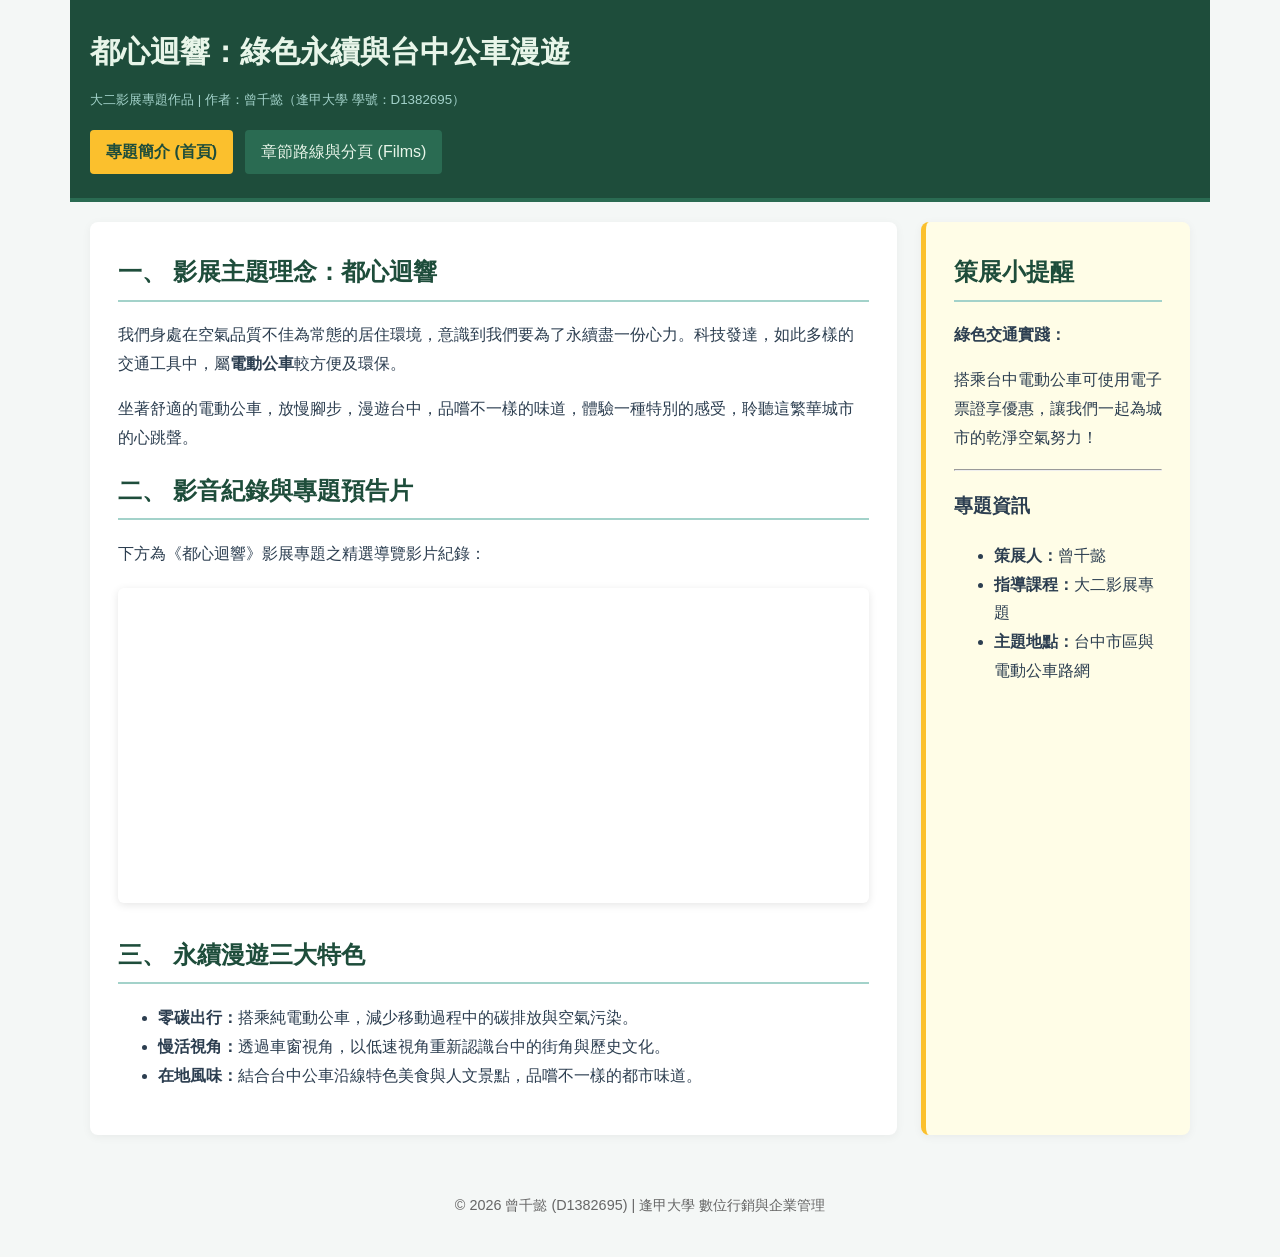
<file: index.html>
<!DOCTYPE html>
<html lang="zh-Hant">
<head>
    <meta charset="UTF-8">
    <meta name="viewport" content="width=device-width, initial-scale=1.0">
    <title>都心迴響：綠色永續與台中公車漫遊 | 大二影展專題</title>
    <meta name="description" content="由曾千懿創作的大二影展專題「都心迴響」。探索台中城市永續發展、體驗舒適方便的電動公車慢遊，品嚐台中不一樣的味道，聆聽繁華都市的心跳聲。">
    <meta name="author" content="曾千懿">
    <meta name="robots" content="index, follow">

    <meta property="og:type" content="website">
    <meta property="og:title" content="都心迴響：綠色永續與台中公車漫遊 | 曾千懿">
    <meta property="og:description" content="坐著舒適的電動公車，放慢腳步，漫遊台中，體驗綠色永續與城市心跳聲。">
    <meta property="og:image" content="images/taichung-bus.jpg">

    <link rel="stylesheet" href="css/grid.css">
    <link rel="stylesheet" href="css/style.css">
</head>
<body>

    <header class="main-header">
        <h1>都心迴響：綠色永續與台中公車漫遊</h1>
        <p><small>大二影展專題作品 | 作者：曾千懿（逢甲大學 學號：D1382695）</small></p>
        <nav>
            <ul class="nav-menu">
                <li><a href="index.html" class="active">專題簡介 (首頁)</a></li>
                <li><a href="films.html">章節路線與分頁 (Films)</a></li>
            </ul>
        </nav>
    </header>

    <div class="page-container">
        <main>
            <article>
                <section id="concept">
                    <h2>一、 影展主題理念：都心迴響</h2>
                    <p>
                        我們身處在空氣品質不佳為常態的居住環境，意識到我們要為了永續盡一份心力。科技發達，如此多樣的交通工具中，屬<strong>電動公車</strong>較方便及環保。
                    </p>
                    <p>
                        坐著舒適的電動公車，放慢腳步，漫遊台中，品嚐不一樣的味道，體驗一種特別的感受，聆聽這繁華城市的心跳聲。
                    </p>
                </section>

                <section id="media">
                    <h2>二、 影音紀錄與專題預告片</h2>
                    <p>下方為《都心迴響》影展專題之精選導覽影片紀錄：</p>
                    <div class="media-container">
                        <iframe width="560" height="315" src="https://www.youtube.com/embed/cYB2IQ08Wrs" title="都心迴響影展專題影片" allow="accelerometer; autoplay; clipboard-write; encrypted-media; gyroscope; picture-in-picture; web-share" referrerpolicy="strict-origin-when-cross-origin" allowfullscreen></iframe>
                    </div>
                </section>

                <section id="highlights">
                    <h2>三、 永續漫遊三大特色</h2>
                    <ul>
                        <li><strong>零碳出行：</strong>搭乘純電動公車，減少移動過程中的碳排放與空氣污染。</li>
                        <li><strong>慢活視角：</strong>透過車窗視角，以低速視角重新認識台中的街角與歷史文化。</li>
                        <li><strong>在地風味：</strong>結合台中公車沿線特色美食與人文景點，品嚐不一樣的都市味道。</li>
                    </ul>
                </section>
            </article>
        </main>

        <aside>
            <h2>策展小提醒</h2>
            <p><strong>綠色交通實踐：</strong></p>
            <p>搭乘台中電動公車可使用電子票證享優惠，讓我們一起為城市的乾淨空氣努力！</p>
            <hr>
            <h3>專題資訊</h3>
            <ul>
                <li><strong>策展人：</strong>曾千懿</li>
                <li><strong>指導課程：</strong>大二影展專題</li>
                <li><strong>主題地點：</strong>台中市區與電動公車路網</li>
            </ul>
        </aside>
    </div>

    <footer>
        <p>&copy; 2026 曾千懿 (D1382695) | 逢甲大學 數位行銷與企業管理</p>
    </footer>

</body>
</html>
</file>
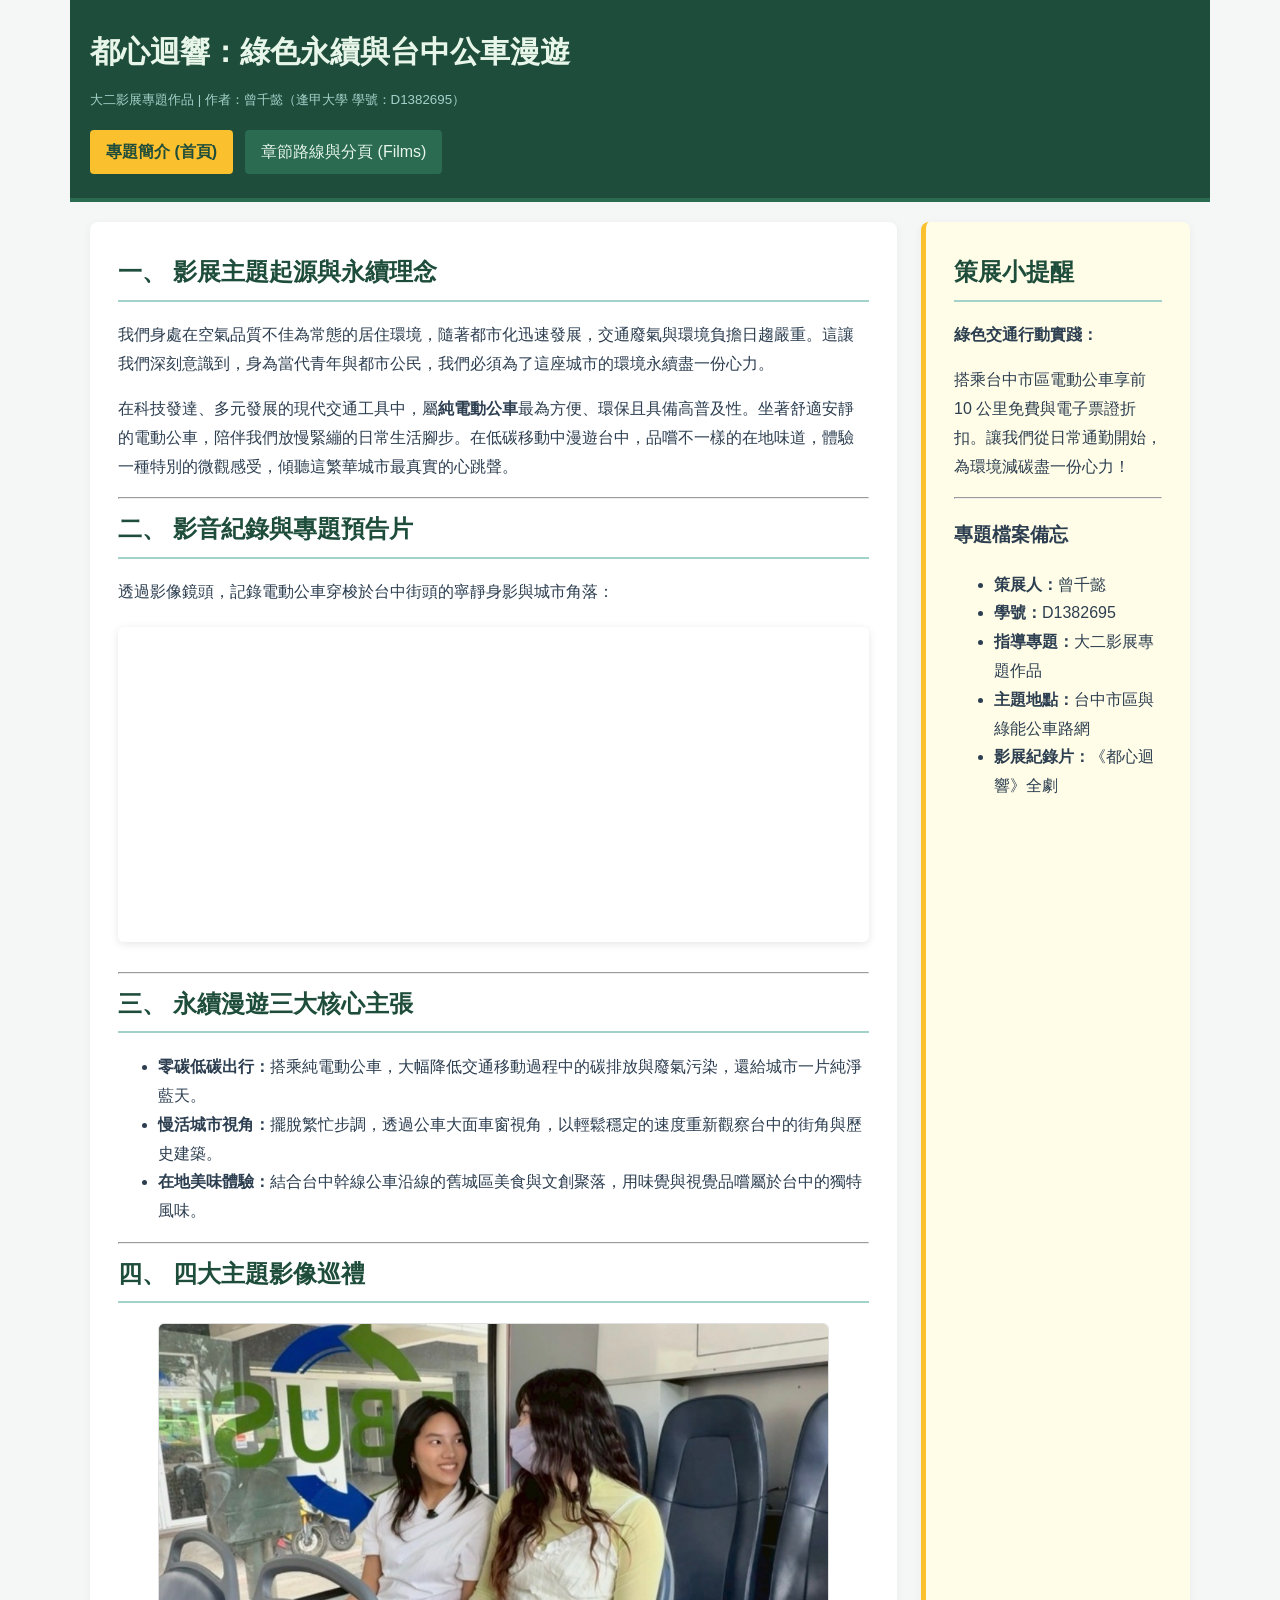
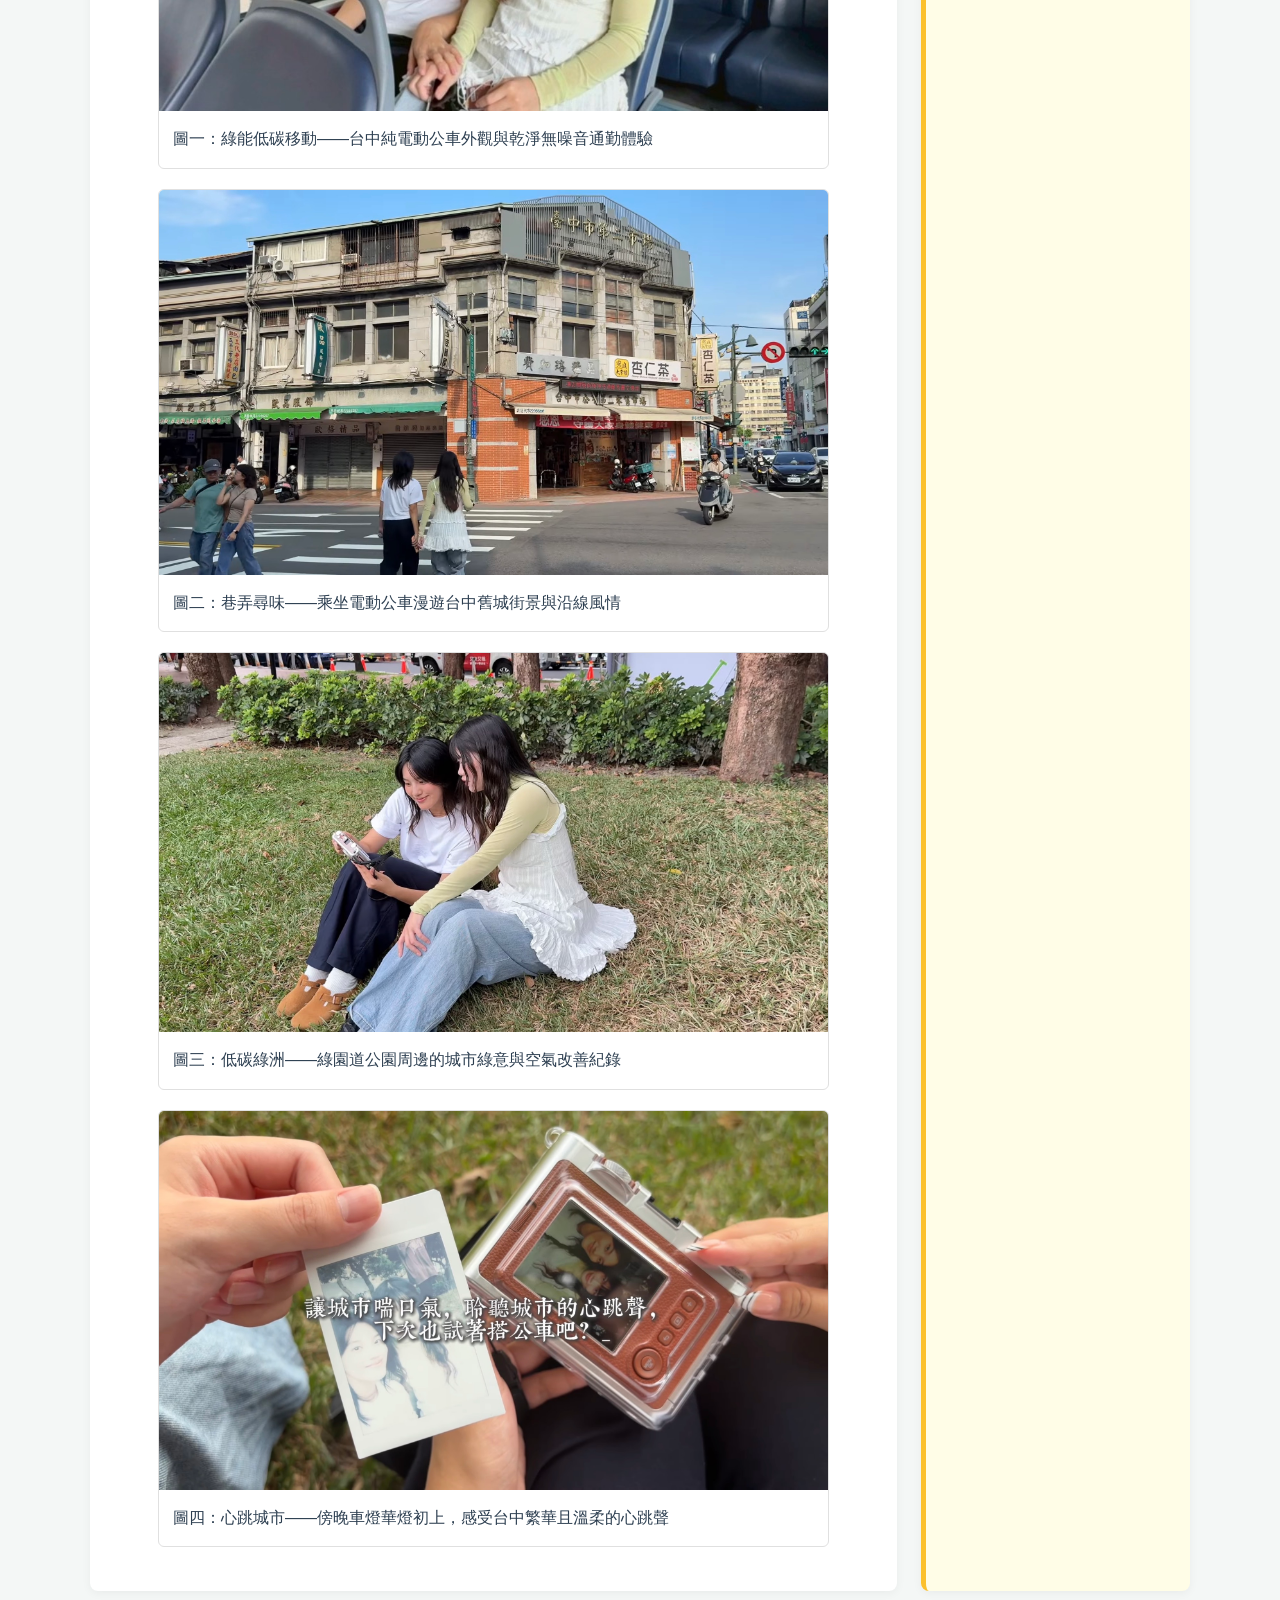
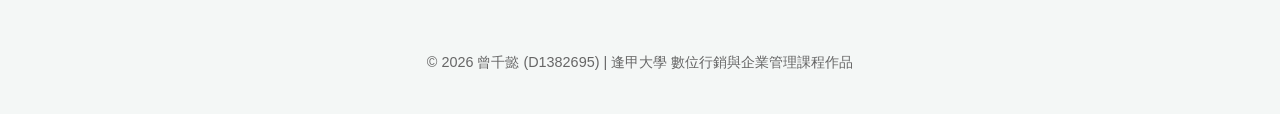
<file: films.html>
<!DOCTYPE html>
<html lang="zh-Hant">
<head>
    <meta charset="UTF-8">
    <meta name="viewport" content="width=device-width, initial-scale=1.0">
    
    <!-- SEO 與 Open Graph 社群分享標籤 -->
    <title>都心迴響：綠色永續與台中公車漫遊 | 大二影展專題</title>
    <meta name="description" content="由曾千懿創作的大二影展專題「都心迴響」。探討台中城市空氣品質與永續發展，坐著舒適的電動公車放慢腳步漫遊台中，品嚐不一樣的味道，聆聽繁華城市的心跳聲。">
    <meta name="author" content="曾千懿">
    <meta name="robots" content="index, follow">

    <meta property="og:type" content="website">
    <meta property="og:title" content="都心迴響：綠色永續與台中公車漫遊 | 曾千懿專題作品">
    <meta property="og:description" content="我們身處在空氣品質不佳為常態的環境，坐著舒適便利的電動公車漫遊台中，體驗綠色永續與繁華城市的心跳聲。">
    <meta property="og:image" content="images/taichung-bus.jpg">

    <!-- 載入外部 CSS 樣式表 -->
    <link rel="stylesheet" href="css/grid.css">
    <link rel="stylesheet" href="css/style.css">
</head>
<body>

    <!-- 頂部頁首與導覽列 -->
    <header class="main-header">
        <h1>都心迴響：綠色永續與台中公車漫遊</h1>
        <p><small>大二影展專題作品 | 作者：曾千懿（逢甲大學 學號：D1382695）</small></p>
        <nav>
            <ul class="nav-menu">
                <li><a href="index.html" class="active">專題簡介 (首頁)</a></li>
                <li><a href="films.html">章節路線與分頁 (Films)</a></li>
            </ul>
        </nav>
    </header>

    <!-- CSS Grid 雙欄版面容器 -->
    <div class="page-container">
        
        <!-- 主要內容區 -->
        <main>
            <article>
                <section id="concept">
                    <h2>一、 影展主題起源與永續理念</h2>
                    <p>
                        我們身處在空氣品質不佳為常態的居住環境，隨著都市化迅速發展，交通廢氣與環境負擔日趨嚴重。這讓我們深刻意識到，身為當代青年與都市公民，我們必須為了這座城市的環境永續盡一份心力。
                    </p>
                    <p>
                        在科技發達、多元發展的現代交通工具中，屬<strong>純電動公車</strong>最為方便、環保且具備高普及性。坐著舒適安靜的電動公車，陪伴我們放慢緊繃的日常生活腳步。在低碳移動中漫遊台中，品嚐不一樣的在地味道，體驗一種特別的微觀感受，傾聽這繁華城市最真實的心跳聲。
                    </p>
                </section>

                <hr>

                <section id="media">
                    <h2>二、 影音紀錄與專題預告片</h2>
                    <p>透過影像鏡頭，記錄電動公車穿梭於台中街頭的寧靜身影與城市角落：</p>
                    
                    <div class="media-container">
                        <iframe width="560" height="315" src="https://www.youtube.com/embed/cYB2IQ08Wrs" title="都心迴響影展專題影片" allow="accelerometer; autoplay; clipboard-write; encrypted-media; gyroscope; picture-in-picture; web-share" referrerpolicy="strict-origin-when-cross-origin" allowfullscreen></iframe>
                    </div>
                </section>

                <hr>

                <section id="highlights">
                    <h2>三、 永續漫遊三大核心主張</h2>
                    <ul>
                        <li><strong>零碳低碳出行：</strong>搭乘純電動公車，大幅降低交通移動過程中的碳排放與廢氣污染，還給城市一片純淨藍天。</li>
                        <li><strong>慢活城市視角：</strong>擺脫繁忙步調，透過公車大面車窗視角，以輕鬆穩定的速度重新觀察台中的街角與歷史建築。</li>
                        <li><strong>在地美味體驗：</strong>結合台中幹線公車沿線的舊城區美食與文創聚落，用味覺與視覺品嚐屬於台中的獨特風味。</li>
                    </ul>
                </section>

                <hr>

                <!-- 四張相片完整巡禮展區 -->
                <section id="gallery">
                    <h2>四、 四大主題影像巡禮</h2>
                    
                    <figure class="film-card" style="margin-bottom: 20px;">
                        <img src="images/taichung-bus.jpg" alt="台中綠能電動公車外觀與低碳出行紀錄" width="800" height="450">
                        <figcaption class="film-card-content">
                            圖一：綠能低碳移動——台中純電動公車外觀與乾淨無噪音通勤體驗
                        </figcaption>
                    </figure>

                    <figure class="film-card" style="margin-bottom: 20px;">
                        <img src="images/taichung-city.jpg" alt="台中舊城區街景與在地人文景致漫遊" width="800" height="450">
                        <figcaption class="film-card-content">
                            圖二：巷弄尋味——乘坐電動公車漫遊台中舊城街景與沿線風情
                        </figcaption>
                    </figure>

                    <figure class="film-card" style="margin-bottom: 20px;">
                        <img src="images/taichung-green.jpg" alt="台中綠園道與都會低碳綠洲景致" width="800" height="450">
                        <figcaption class="film-card-content">
                            圖三：低碳綠洲——綠園道公園周邊的城市綠意與空氣改善紀錄
                        </figcaption>
                    </figure>

                    <figure class="film-card">
                        <img src="images/taichung-night.jpg" alt="台中市區傍晚燈火與城市心跳聲" width="800" height="450">
                        <figcaption class="film-card-content">
                            圖四：心跳城市——傍晚車燈華燈初上，感受台中繁華且溫柔的心跳聲
                        </figcaption>
                    </figure>
                </section>
            </article>
        </main>

        <!-- 側邊欄 -->
        <aside>
            <h2>策展小提醒</h2>
            <p><strong>綠色交通行動實踐：</strong></p>
            <p>搭乘台中市區電動公車享前 10 公里免費與電子票證折扣。讓我們從日常通勤開始，為環境減碳盡一份心力！</p>
            <hr>
            <h3>專題檔案備忘</h3>
            <ul>
                <li><strong>策展人：</strong>曾千懿</li>
                <li><strong>學號：</strong>D1382695</li>
                <li><strong>指導專題：</strong>大二影展專題作品</li>
                <li><strong>主題地點：</strong>台中市區與綠能公車路網</li>
                <li><strong>影展紀錄片：</strong>《都心迴響》全劇</li>
            </ul>
        </aside>

    </div>

    <footer>
        <p>&copy; 2026 曾千懿 (D1382695) | 逢甲大學 數位行銷與企業管理課程作品</p>
    </footer>

</body>
</html>
</file>
<file: css/grid.css>
/* css/grid.css */
.page-container {
    display: grid;
    grid-template-columns: 3fr 1fr;
    gap: 24px;
    max-width: 1100px;
    margin: 0 auto;
    padding: 20px;
}

.film-grid {
    display: grid;
    grid-template-columns: repeat(auto-fit, minmax(260px, 1fr));
    gap: 20px;
    margin-top: 20px;
}

.main-header {
    max-width: 1100px;
    margin: 0 auto;
    padding: 24px 20px;
}

.nav-menu {
    display: flex;
    gap: 12px;
    list-style: none;
    padding: 0;
    margin: 16px 0 0 0;
}

@media (max-width: 768px) {
    .page-container {
        grid-template-columns: 1fr;
        padding: 12px;
    }
    .nav-menu {
        flex-direction: column;
        gap: 8px;
    }
    .main-header {
        padding: 16px 12px;
    }
    iframe {
        height: 220px;
    }
}
</file>
<file: css/style.css>
/* css/style.css */
body {
    font-family: -apple-system, BlinkMacSystemFont, "Segoe UI", Roboto, "Helvetica Neue", Arial, "Noto Sans TC", sans-serif;
    line-height: 1.8;
    color: #2c3e50;
    background-color: #f4f7f6;
    margin: 0;
}

.main-header {
    background-color: #1e4d3b;
    color: #ffffff;
    border-bottom: 4px solid #2a6b52;
}

.main-header h1 {
    margin: 0;
    font-size: 1.9rem;
    color: #e8f5e9;
}

.main-header p {
    margin: 6px 0 0 0;
    color: #a3d2ca;
}

.nav-menu a {
    color: #e8f5e9;
    text-decoration: none;
    padding: 8px 16px;
    background-color: #2a6b52;
    border-radius: 4px;
    display: inline-block;
    transition: background-color 0.2s;
}

.nav-menu a:hover,
.nav-menu a.active {
    background-color: #fbc02d;
    color: #1e4d3b;
    font-weight: bold;
}

.nav-menu a:focus-visible {
    outline: 3px solid #ff9800;
}

main, aside {
    background-color: #ffffff;
    padding: 28px;
    border-radius: 8px;
    box-shadow: 0 2px 10px rgba(0, 0, 0, 0.05);
}

aside {
    background-color: #fffde7;
    border-left: 5px solid #fbc02d;
}

h2 {
    color: #1e4d3b;
    border-bottom: 2px solid #a3d2ca;
    padding-bottom: 6px;
    margin-top: 0;
}

.media-container {
    margin: 20px 0;
}

iframe {
    width: 100%;
    border: none;
    border-radius: 6px;
    box-shadow: 0 2px 8px rgba(0,0,0,0.1);
}

.film-card {
    border: 1px solid #e0e0e0;
    border-radius: 6px;
    overflow: hidden;
    background-color: #fff;
}

.film-card img {
    width: 100%;
    height: auto;
    display: block;
}

.film-card-content {
    padding: 14px;
}

.pagination {
    display: flex;
    justify-content: center;
    gap: 8px;
    margin-top: 24px;
    list-style: none;
    padding: 0;
}

.pagination a {
    padding: 8px 14px;
    border: 1px solid #b2dfdb;
    border-radius: 4px;
    color: #1e4d3b;
    text-decoration: none;
    background-color: #fff;
}

.pagination a.active,
.pagination a:hover {
    background-color: #2a6b52;
    color: #fff;
}

footer {
    text-align: center;
    padding: 24px;
    font-size: 0.9rem;
    color: #666;
}
</file>
